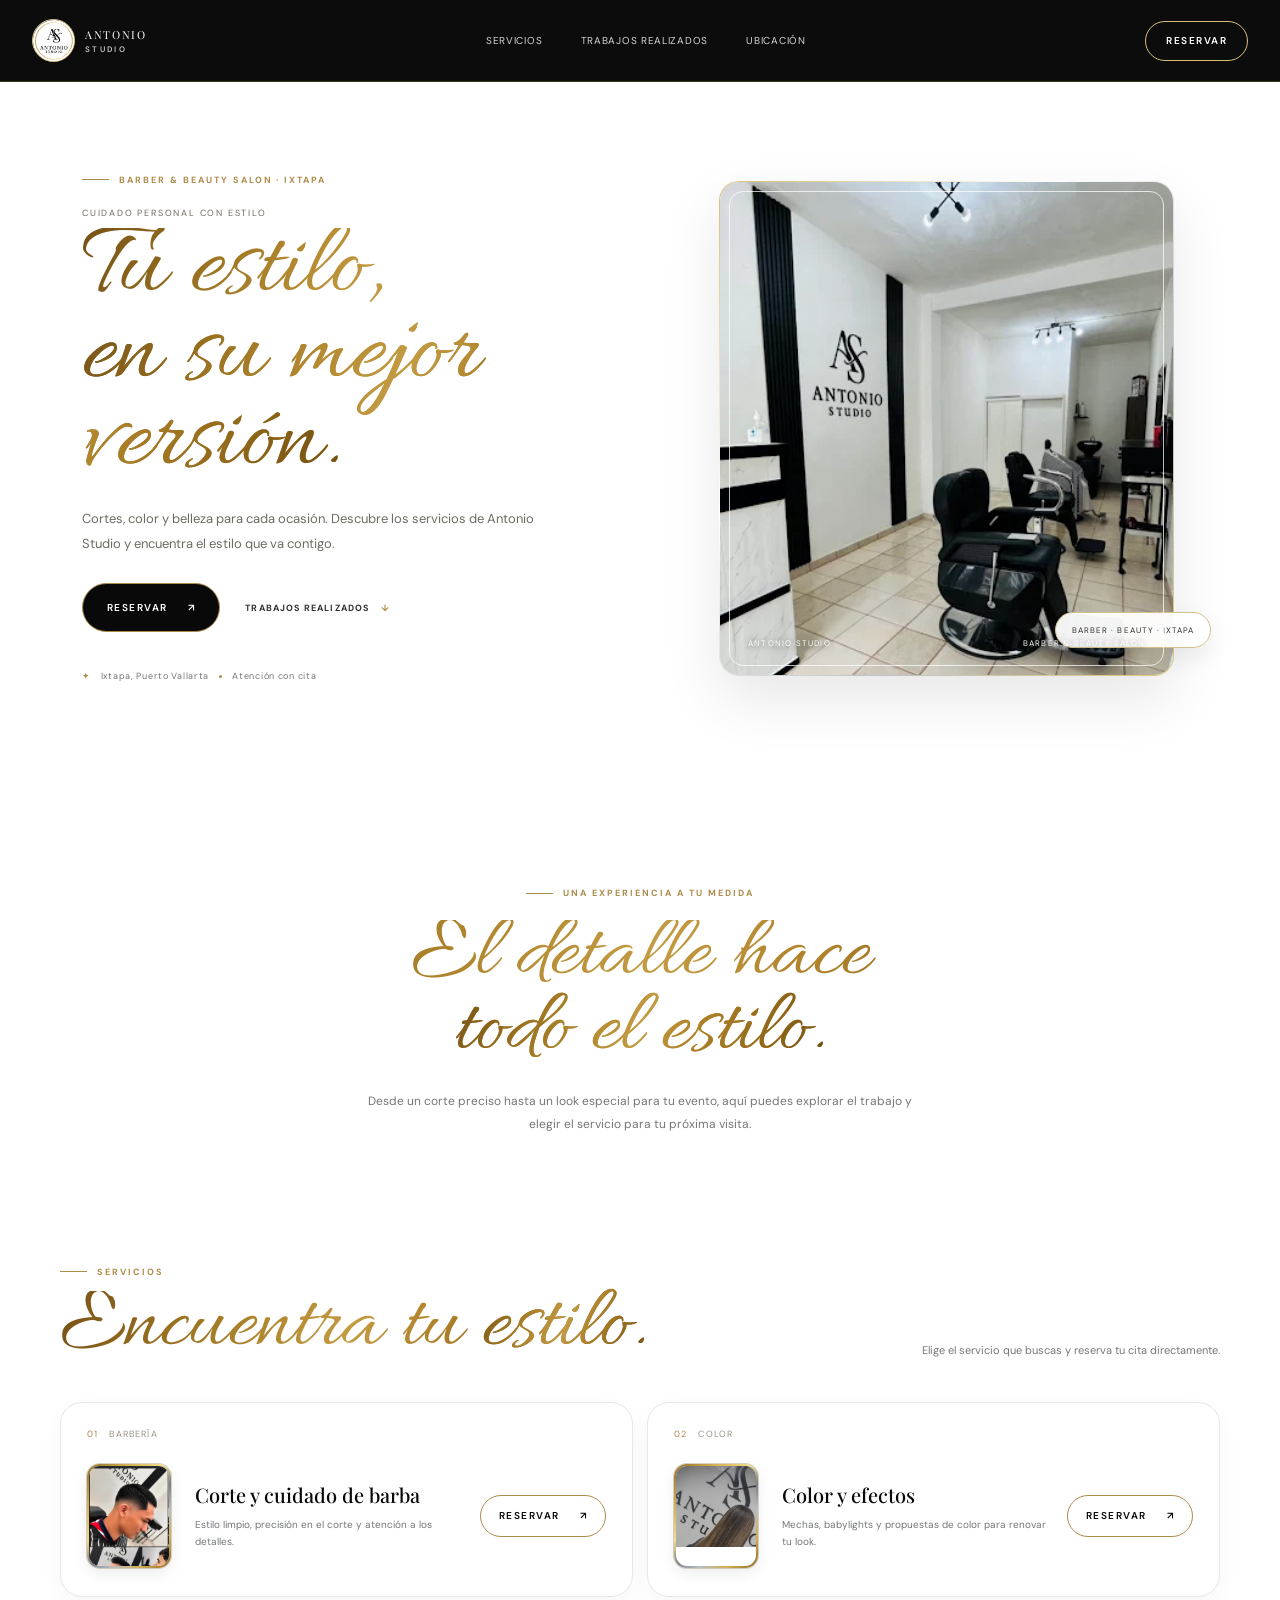
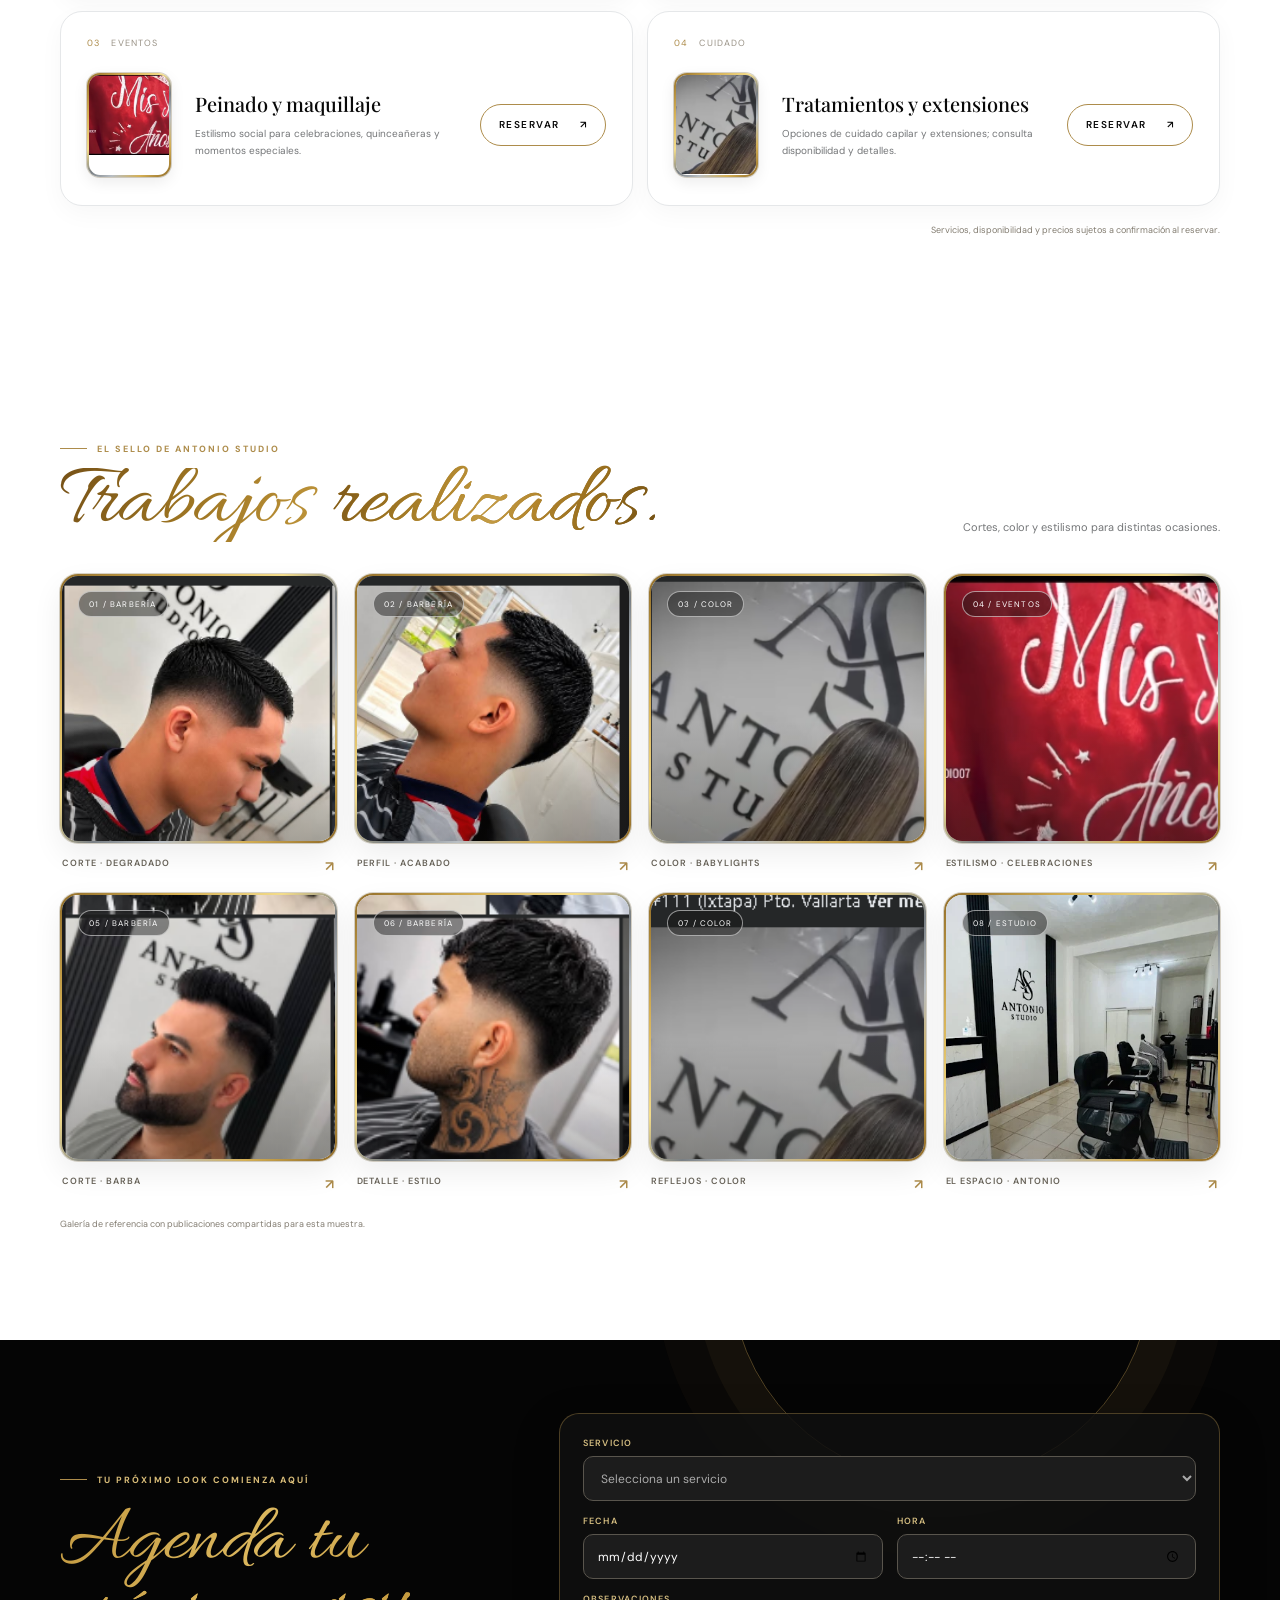
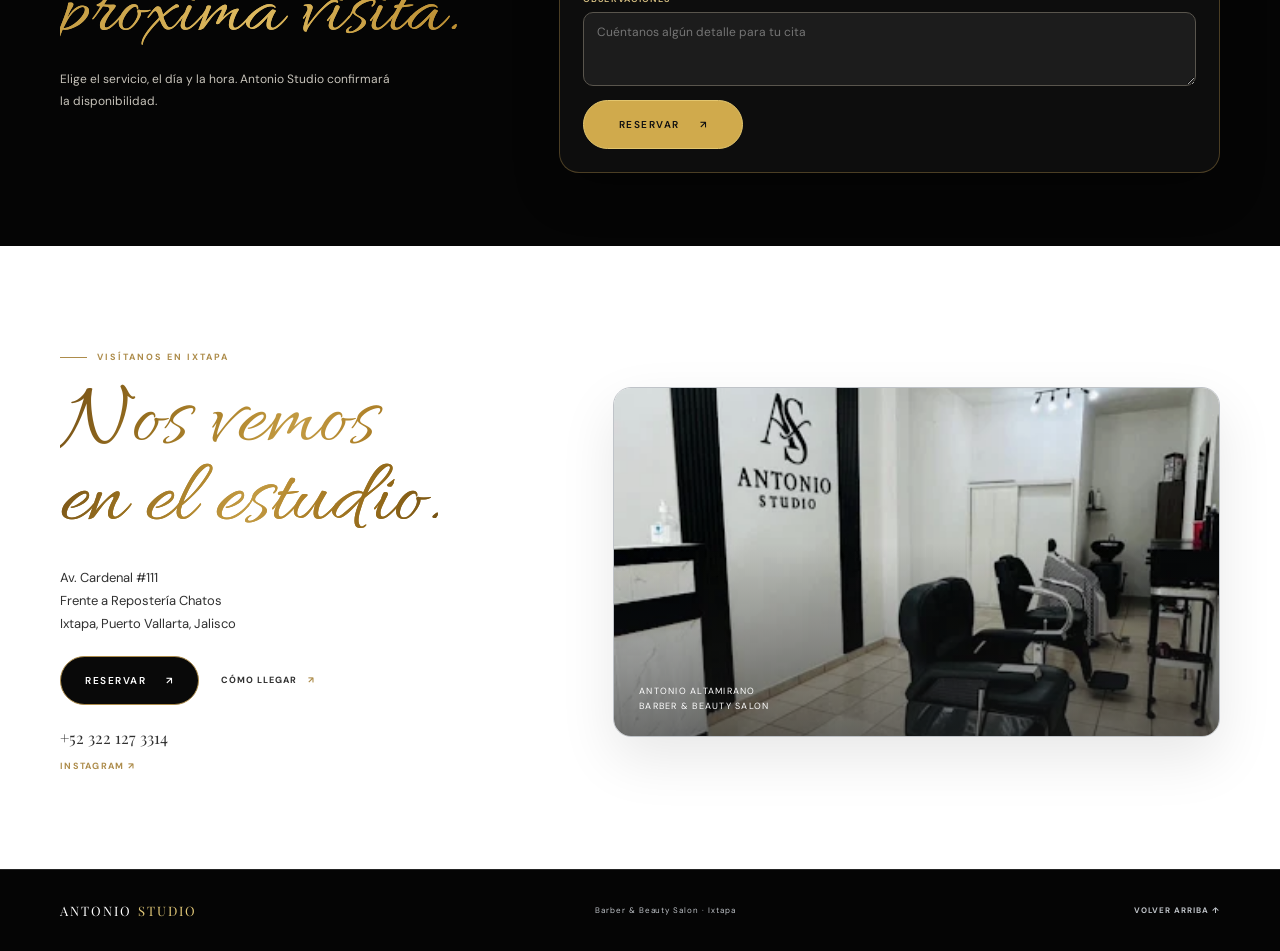
<file: index.html>
<!doctype html>
<html lang="es-MX">
<head>
  <meta charset="utf-8">
  <meta name="viewport" content="width=device-width, initial-scale=1">
  <meta name="theme-color" content="#ffffff">
  <meta name="description" content="Antonio Altamirano · Barber & Beauty Salon en Ixtapa, Puerto Vallarta. Conoce sus servicios y reserva tu cita.">
  <link rel="manifest" href="manifest.webmanifest">
  <link rel="icon" type="image/png" sizes="192x192" href="images/icon-192.png">
  <link rel="apple-touch-icon" href="images/icon-192.png">
  <title>Antonio Altamirano | Barber & Beauty Salon</title>
  <link rel="preconnect" href="https://fonts.googleapis.com">
  <link rel="preconnect" href="https://fonts.gstatic.com" crossorigin>
  <link href="https://fonts.googleapis.com/css2?family=Allura&family=DM+Sans:wght@400;500;600;700&family=Playfair+Display:wght@500;600&display=swap" rel="stylesheet">
  <link rel="stylesheet" href="css/styles.css">
</head>
<body>
  <header class="site-header">
    <a class="header-brand" href="#inicio" aria-label="Antonio Altamirano, inicio">
      <span class="brand-photo"><img src="images/logo-perfil-origen.png" alt=""></span>
      <span class="brand-name">ANTONIO <b>STUDIO</b></span>
    </a>
    <nav class="main-nav" aria-label="Navegación principal">
      <a href="#servicios">Servicios</a>
      <a href="#trabajos">Trabajos realizados</a>
      <a href="#contacto">Ubicación</a>
    </nav>
    <a class="button button-small reserve-trigger" href="#reservar">RESERVAR</a>
  </header>

  <main>
    <section class="hero" id="inicio">
      <div class="hero-copy reveal">
        <p class="eyebrow"><span></span> BARBER & BEAUTY SALON · IXTAPA</p>
        <p class="hero-kicker">CUIDADO PERSONAL CON ESTILO</p>
        <h1>Tu estilo,<br><em>en su mejor versión.</em></h1>
        <p class="hero-description">Cortes, color y belleza para cada ocasión. Descubre los servicios de Antonio Studio y encuentra el estilo que va contigo.</p>
        <div class="hero-actions">
          <a class="button reserve-trigger" href="#reservar">RESERVAR <span aria-hidden="true">↗</span></a>
          <a class="text-link" href="#trabajos">TRABAJOS REALIZADOS <span aria-hidden="true">↓</span></a>
        </div>
        <div class="hero-meta"><span>✦</span> Ixtapa, Puerto Vallarta <i></i> Atención con cita</div>
      </div>
      <div class="hero-visual reveal">
        <div class="hero-frame">
          <img src="images/interior-salon.png" alt="Interior de Antonio Studio en Ixtapa" fetchpriority="high">
          <div class="image-caption"><span>ANTONIO STUDIO</span><span>BARBER & BEAUTY SALON</span></div>
        </div>
        <span class="floating-seal">BARBER · BEAUTY · IXTAPA</span>
      </div>
    </section>

    <section class="intro section-shell reveal">
      <p class="eyebrow"><span></span> UNA EXPERIENCIA A TU MEDIDA</p>
      <h2>El detalle hace<br><em>todo el estilo.</em></h2>
      <p>Desde un corte preciso hasta un look especial para tu evento, aquí puedes explorar el trabajo y elegir el servicio para tu próxima visita.</p>
    </section>

    <section class="services section-shell" id="servicios">
      <div class="section-heading reveal">
        <div><p class="eyebrow"><span></span> SERVICIOS</p><h2>Encuentra tu <em>estilo.</em></h2></div>
        <p>Elige el servicio que buscas y reserva tu cita directamente.</p>
      </div>
      <div class="services-list">
        <article class="service-card reveal" style="--card-index:0; --card-top:78px">
          <div class="service-number">01 <span>BARBERÍA</span></div>
          <div class="service-photo crop-cuts"><img src="images/referencia-cortes.png" alt="Corte degradado de barbería" loading="lazy"></div>
          <div class="service-copy"><h3>Corte y cuidado de barba</h3><p>Estilo limpio, precisión en el corte y atención a los detalles.</p></div>
          <a class="button button-outline reserve-trigger" data-service="Corte y cuidado de barba" href="#reservar">RESERVAR <span aria-hidden="true">↗</span></a>
        </article>
        <article class="service-card reveal" style="--card-index:1; --card-top:90px">
          <div class="service-number">02 <span>COLOR</span></div>
          <div class="service-photo crop-color"><img src="images/referencia-color.png" alt="Cabello con color y babylights" loading="lazy"></div>
          <div class="service-copy"><h3>Color y efectos</h3><p>Mechas, babylights y propuestas de color para renovar tu look.</p></div>
          <a class="button button-outline reserve-trigger" data-service="Color y efectos (tinte, mechas o babylights)" href="#reservar">RESERVAR <span aria-hidden="true">↗</span></a>
        </article>
        <article class="service-card reveal" style="--card-index:2; --card-top:102px">
          <div class="service-number">03 <span>EVENTOS</span></div>
          <div class="service-photo crop-event"><img src="images/referencia-eventos.png" alt="Estilismo para celebración" loading="lazy"></div>
          <div class="service-copy"><h3>Peinado y maquillaje</h3><p>Estilismo social para celebraciones, quinceañeras y momentos especiales.</p></div>
          <a class="button button-outline reserve-trigger" data-service="Peinado y maquillaje para evento" href="#reservar">RESERVAR <span aria-hidden="true">↗</span></a>
        </article>
        <article class="service-card reveal" style="--card-index:3; --card-top:114px">
          <div class="service-number">04 <span>CUIDADO</span></div>
          <div class="service-photo crop-care"><img src="images/referencia-color.png" alt="Detalle de cabello para cuidado y extensiones" loading="lazy"></div>
          <div class="service-copy"><h3>Tratamientos y extensiones</h3><p>Opciones de cuidado capilar y extensiones; consulta disponibilidad y detalles.</p></div>
          <a class="button button-outline reserve-trigger" data-service="Tratamientos y extensiones" href="#reservar">RESERVAR <span aria-hidden="true">↗</span></a>
        </article>
      </div>
      <p class="price-note">Servicios, disponibilidad y precios sujetos a confirmación al reservar.</p>
    </section>

    <section class="work-section" id="trabajos">
      <div class="section-shell">
        <div class="section-heading work-heading reveal">
          <div><p class="eyebrow"><span></span> EL SELLO DE ANTONIO STUDIO</p><h2>Trabajos <em>realizados.</em></h2></div>
          <p>Cortes, color y estilismo para distintas ocasiones.</p>
        </div>
        <div class="work-grid">
          <article class="work-card reveal">
            <div class="work-image crop-cuts"><img src="images/referencia-cortes.png" alt="Corte degradado realizado en Antonio Studio" loading="lazy"><span class="work-index">01 / BARBERÍA</span></div>
            <div class="work-caption"><span>CORTE · DEGRADADO</span><span>↗</span></div>
          </article>
          <article class="work-card reveal">
            <div class="work-image crop-cuts-right"><img src="images/referencia-cortes.png" alt="Perfil de corte y acabado de barbería" loading="lazy"><span class="work-index">02 / BARBERÍA</span></div>
            <div class="work-caption"><span>PERFIL · ACABADO</span><span>↗</span></div>
          </article>
          <article class="work-card reveal">
            <div class="work-image crop-color"><img src="images/referencia-color.png" alt="Trabajo de color y babylights" loading="lazy"><span class="work-index">03 / COLOR</span></div>
            <div class="work-caption"><span>COLOR · BABYLIGHTS</span><span>↗</span></div>
          </article>
          <article class="work-card reveal">
            <div class="work-image crop-event"><img src="images/referencia-eventos.png" alt="Detalle de estilismo para quinceañera" loading="lazy"><span class="work-index">04 / EVENTOS</span></div>
            <div class="work-caption"><span>ESTILISMO · CELEBRACIONES</span><span>↗</span></div>
          </article>
          <article class="work-card reveal">
            <div class="work-image crop-cut-beard"><img src="images/referencia-cortes.png" alt="Corte de cabello con barba perfilada" loading="lazy"><span class="work-index">05 / BARBERÍA</span></div>
            <div class="work-caption"><span>CORTE · BARBA</span><span>↗</span></div>
          </article>
          <article class="work-card reveal">
            <div class="work-image crop-cut-side"><img src="images/referencia-cortes.png" alt="Detalle lateral de corte masculino" loading="lazy"><span class="work-index">06 / BARBERÍA</span></div>
            <div class="work-caption"><span>DETALLE · ESTILO</span><span>↗</span></div>
          </article>
          <article class="work-card reveal">
            <div class="work-image crop-color-detail"><img src="images/referencia-color.png" alt="Detalle de color y reflejos en el cabello" loading="lazy"><span class="work-index">07 / COLOR</span></div>
            <div class="work-caption"><span>REFLEJOS · COLOR</span><span>↗</span></div>
          </article>
          <article class="work-card reveal">
            <div class="work-image crop-studio"><img src="images/interior-salon.png" alt="Interior de Antonio Studio" loading="lazy"><span class="work-index">08 / ESTUDIO</span></div>
            <div class="work-caption"><span>EL ESPACIO · ANTONIO</span><span>↗</span></div>
          </article>
        </div>
        <p class="gallery-note">Galería de referencia con publicaciones compartidas para esta muestra.</p>
      </div>
    </section>

    <section class="booking-band" id="reservar">
      <div class="booking-inner section-shell reveal">
        <div class="booking-copy"><p class="eyebrow"><span></span> TU PRÓXIMO LOOK COMIENZA AQUÍ</p><h2>Agenda tu<br><em>próxima visita.</em></h2><p>Elige el servicio, el día y la hora. Antonio Studio confirmará la disponibilidad.</p></div>
        <form class="reservation-form" id="reservation-form">
          <label class="booking-field booking-service">Servicio
            <select name="service" id="reservation-service" required>
              <option value="" selected disabled>Selecciona un servicio</option>
              <option>Corte y cuidado de barba</option>
              <option>Color y efectos (tinte, mechas o babylights)</option>
              <option>Peinado y maquillaje para evento</option>
              <option>Tratamientos y extensiones</option>
              <option>Otro servicio</option>
            </select>
          </label>
          <label class="booking-field">Fecha
            <input type="date" name="date" id="reservation-date" required>
          </label>
          <label class="booking-field">Hora
            <input type="time" name="time" required>
          </label>
          <label class="booking-field booking-notes">Observaciones
            <textarea name="observations" rows="3" placeholder="Cuéntanos algún detalle para tu cita"></textarea>
          </label>
          <button class="button reservation-submit" type="submit">RESERVAR <span aria-hidden="true">↗</span></button>
        </form>
      </div>
    </section>

    <section class="contact section-shell" id="contacto">
      <div class="contact-copy reveal">
        <p class="eyebrow"><span></span> VISÍTANOS EN IXTAPA</p>
        <h2>Nos vemos<br><em>en el estudio.</em></h2>
        <p class="contact-address">Av. Cardenal #111<br>Frente a Repostería Chatos<br>Ixtapa, Puerto Vallarta, Jalisco</p>
        <div class="contact-actions">
          <a class="button reserve-trigger" href="#reservar">RESERVAR <span aria-hidden="true">↗</span></a>
          <a class="text-link" target="_blank" rel="noopener" href="https://www.google.com/maps/search/?api=1&query=Av.+Cardenal+111+Ixtapa+Puerto+Vallarta+Jalisco">CÓMO LLEGAR <span aria-hidden="true">↗</span></a>
        </div>
        <a class="phone-link" href="tel:+523221273314">+52 322 127 3314</a>
        <a class="social-link" href="https://www.instagram.com/antoniostudio007/" target="_blank" rel="noopener">INSTAGRAM <span aria-hidden="true">↗</span></a>
      </div>
      <div class="contact-image reveal"><img src="images/interior-salon.png" alt="Área de atención de Antonio Studio" loading="lazy"><span>ANTONIO ALTAMIRANO<br>BARBER & BEAUTY SALON</span></div>
    </section>
  </main>

  <footer class="site-footer"><a class="footer-brand" href="#inicio">ANTONIO <span>STUDIO</span></a><span>Barber & Beauty Salon · Ixtapa</span><a href="#inicio">VOLVER ARRIBA ↑</a></footer>
  <div class="mobile-reserve"><a class="button reserve-trigger" href="#reservar">RESERVAR <span aria-hidden="true">↗</span></a></div>
  <div class="dialog-toast" role="status" aria-live="polite"></div>
  <script src="js/supabase-config.js"></script>
  <script src="js/app.js" defer></script>
</body>
</html>
</file>
<file: css/styles.css>
:root {
  --pearl: #ffffff;
  --pearl-light: #ffffff;
  --pearl-deep: #ffffff;
  --ink: #090909;
  --ink-soft: #303030;
  --muted: #747678;
  --gold: #ad8c4b;
  --gold-light: #d9bd79;
  --gold-bright: #e2c878;
  --silver: #bfc3c8;
  --silver-bright: #f4f5f6;
  --gold-title: linear-gradient(110deg, #765117 0%, #987020 20%, #b58b32 38%, #c39b43 50%, #b1842c 62%, #906719 82%, #6d4c14 100%);
  --line: #e4e6e8;
  --serif: "Playfair Display", Georgia, serif;
  --sans: "DM Sans", Arial, sans-serif;
  --radius: 22px;
  color-scheme: light;
}
* { box-sizing: border-box; }
html { scroll-behavior: smooth; scroll-padding-top: 92px; }
body { margin: 0; color: var(--ink); background: var(--pearl); font-family: var(--sans); -webkit-font-smoothing: antialiased; }
a { color: inherit; text-decoration: none; }
img { display: block; max-width: 100%; }
.section-shell { width: min(1160px, calc(100% - 64px)); margin-inline: auto; }
.site-header { min-height: 82px; padding: 0 max(32px, calc((100vw - 1280px)/2)); display: flex; align-items: center; justify-content: space-between; gap: 24px; position: sticky; top: 0; z-index: 50; color: #fff; background: rgba(5,5,5,.97); backdrop-filter: blur(18px); border-bottom: 1px solid #b99a584a; }
.header-brand { display: flex; align-items: center; gap: 10px; }
.brand-photo { width: 43px; height: 43px; display: block; position: relative; overflow: hidden; flex: 0 0 43px; border: 1px solid var(--gold-light); border-radius: 50%; background: #fff; }
.brand-photo img { position: absolute; top: -227%; left: -80.5%; width: 676%; max-width: none; height: auto; }
.brand-name { display: grid; gap: 2px; color: #fff; font: 11px var(--serif); letter-spacing: .15em; }
.brand-name b { color: var(--silver); font: 600 8px var(--sans); letter-spacing: .29em; }
.main-nav { display: flex; align-items: center; gap: clamp(18px, 3vw, 43px); color: #d5d6d7; font-size: 10px; letter-spacing: .07em; text-transform: uppercase; }
.main-nav a, .text-link, .social-link, .site-footer a { transition: color .2s ease; }
.main-nav a:hover, .text-link:hover, .social-link:hover, .site-footer a:hover { color: var(--gold); }
.button { min-height: 49px; padding: 0 24px; display: inline-flex; align-items: center; justify-content: center; gap: 20px; border: 1px solid var(--gold); border-radius: 999px; background: var(--ink); color: var(--pearl-light); font: 600 10px var(--sans); letter-spacing: .15em; transition: transform .25s ease, background .25s ease, color .25s ease, box-shadow .25s ease; cursor: pointer; }
.button:hover { transform: translateY(-2px); background: var(--gold); color: white; box-shadow: 0 10px 25px #ae8d4933; }
.button-small { min-height: 40px; padding-inline: 20px; background: transparent; color: var(--ink); }
.site-header .button-small { color: #fff; border-color: var(--gold-light); }
.button-small:hover { color: white; }
.button-outline { min-height: 42px; padding-inline: 18px; background: transparent; color: var(--ink); }
.button-outline:hover { color: white; }
.button-light { color: var(--ink); background: var(--pearl-light); border-color: var(--pearl-light); }
.button-light:hover { color: white; background: transparent; }
.hero { min-height: 690px; width: min(1440px, 100%); margin: auto; padding: 77px max(6.4%, calc((100vw - 1160px)/2)) 75px; display: grid; grid-template-columns: 1fr .94fr; align-items: center; gap: 7%; position: relative; overflow: hidden; background: #ffffff; }
.hero-copy, .hero-visual { position: relative; z-index: 1; }
.eyebrow { display: flex; align-items: center; gap: 10px; margin: 0 0 21px; color: var(--gold); font-size: 9px; font-weight: 700; letter-spacing: .22em; }
.eyebrow span { width: 27px; height: 1px; background: var(--gold); }
.hero-kicker { margin: 0 0 9px; color: #706a60; font-size: 9px; letter-spacing: .2em; }
h1, h2, h3, p { margin-top: 0; }
.hero h1 { margin: 0; font: 400 clamp(78px, 9vw, 108px)/.8 "Allura", "Brush Script MT", cursive; letter-spacing: 0; }
h1, h2 { color: transparent; background: var(--gold-title); background-clip: text; -webkit-background-clip: text; -webkit-text-fill-color: transparent; font-family: "Allura", "Brush Script MT", cursive !important; font-style: normal; font-weight: 400 !important; letter-spacing: 0 !important; }
h1 em, h2 em { color: transparent; background: inherit; background-clip: text; -webkit-background-clip: text; -webkit-text-fill-color: transparent; font-style: normal; font-weight: 400; }
.hero-description { max-width: 455px; margin: 20px 0 27px; color: #6e6b64; font-size: 13px; line-height: 1.9; }
.hero-actions { display: flex; align-items: center; gap: 25px; flex-wrap: wrap; }
.text-link { color: var(--ink-soft); font-size: 9px; font-weight: 700; letter-spacing: .12em; }
.text-link span { margin-left: 8px; color: var(--gold); }
.hero-meta { display: flex; align-items: center; gap: 10px; margin-top: 38px; color: var(--muted); font-size: 9px; letter-spacing: .08em; }
.hero-meta span { color: var(--gold); }
.hero-meta i { width: 3px; height: 3px; border-radius: 50%; background: var(--gold); }
.hero-visual { min-height: 495px; display: grid; place-items: center; position: relative; }
.hero-frame { width: min(100%, 455px); height: 495px; position: relative; overflow: hidden; border: 1px solid transparent; border-radius: 20px; background: linear-gradient(#fff,#fff) padding-box, linear-gradient(135deg, var(--gold-light), #fff 35%, var(--silver) 68%, var(--gold-bright)) border-box; box-shadow: 0 24px 58px #09090918; }
.hero-frame:before { content: ""; position: absolute; inset: 9px; z-index: 1; border: 1px solid #ffffffb8; border-radius: 14px; pointer-events: none; }
.hero-frame img { width: 100%; height: 100%; object-fit: cover; object-position: 35% center; filter: saturate(.9) contrast(1.02); }
.image-caption { position: absolute; left: 28px; right: 28px; bottom: 27px; z-index: 2; display: flex; justify-content: space-between; color: white; text-shadow: 0 1px 7px #0009; font-size: 8px; letter-spacing: .15em; }
.floating-seal { position: absolute; right: -13px; bottom: 28px; padding: 12px 16px; border: 1px solid #d5c08d; border-radius: 999px; background: rgba(255,255,255,.95); color: var(--ink-soft); text-align: center; font: 8px var(--sans); letter-spacing: .13em; box-shadow: 0 9px 24px #17171614; }
.intro { padding-block: 115px 110px; text-align: center; background: #fff; }
.intro .eyebrow { justify-content: center; }
.intro h2, .section-heading h2, .contact h2, .booking-inner h2 { margin: 0; font: 400 clamp(72px, 7.2vw, 90px)/.83 "Allura", "Brush Script MT", cursive; letter-spacing: 0; }
.intro > p:last-child { max-width: 570px; margin: 21px auto 0; color: var(--muted); font-size: 12px; line-height: 1.9; }
.services { padding-block: 20px 113px; }
.section-heading { display: flex; align-items: end; justify-content: space-between; gap: 30px; margin-bottom: 36px; }
.section-heading .eyebrow { margin-bottom: 13px; }
.section-heading > p { max-width: 325px; margin: 0 0 5px; color: var(--muted); font-size: 11px; line-height: 1.8; }
.services-list { display: grid; grid-template-columns: repeat(2, 1fr); gap: 14px; }
.service-card { min-height: 195px; padding: 25px 26px; display: grid; grid-template-columns: 88px 1fr auto; align-items: center; gap: 15px 20px; position: relative; overflow: hidden; border: 1px solid #e5e7e9; border-radius: var(--radius); background: #ffffff; box-shadow: 0 8px 25px #09090909; transition: border-color .25s ease, transform .25s ease, box-shadow .25s ease; }
.service-card:hover { transform: translateY(-3px); border-color: var(--gold-light); box-shadow: 0 18px 34px #17171610; }
.service-number { grid-column: 1 / -1; align-self: start; display: flex; gap: 11px; color: var(--gold); font-size: 9px; letter-spacing: .13em; }
.service-number span { color: #999286; }
.service-photo { grid-row: 2; width: 84px; height: 104px; position: relative; overflow: hidden; border: 2px solid transparent; border-radius: 13px; background: linear-gradient(#fff,#fff) padding-box, linear-gradient(135deg, #916d29 0%, #d4af54 22%, #f3dc8b 41%, #797f84 55%, #b8bec3 68%, #d4af54 83%, #8d6826 100%) border-box; box-shadow: 0 0 0 1px #5c45183b, 0 5px 15px #09090914; }
.service-photo img { position: absolute; max-width: none; height: auto; }
.service-photo.cover img { width: 100%; height: 100%; object-fit: cover; object-position: center; left: 0; top: 0; }
.service-photo.crop-cuts img { width: 200%; left: 0; top: -57%; }
.service-photo.crop-color img { width: 180%; left: -40%; top: -48%; }
.service-photo.crop-event img { width: 174%; left: -37%; top: -42%; }
.service-photo.crop-care img { width: 220%; left: -58%; top: -58%; }
.service-copy { grid-row: 2; }
.service-copy h3 { margin: 0 0 8px; font: 500 20px var(--serif); }
.service-copy p { max-width: 310px; margin: 0; color: var(--muted); font-size: 10px; line-height: 1.75; }
.service-card .button { grid-row: 2; grid-column: 3; }
.price-note { margin: 18px 0 0; color: #827c70; text-align: right; font-size: 9px; }
.work-section { padding-block: 94px 110px; background: #ffffff; }
.work-heading { margin-bottom: 32px; }
.work-grid { display: grid; grid-template-columns: repeat(4, 1fr); gap: 18px; }
.work-card { min-width: 0; }
.work-image { aspect-ratio: 1.03 / 1; position: relative; overflow: hidden; border: 2px solid transparent; border-radius: 18px; background: linear-gradient(#fff,#fff) padding-box, linear-gradient(135deg, #916d29 0%, #d4af54 22%, #f3dc8b 41%, #797f84 55%, #b8bec3 68%, #d4af54 83%, #8d6826 100%) border-box; box-shadow: 0 0 0 1px #5c45183b, 0 12px 30px #09090912; }
.work-image:after { content: ""; position: absolute; inset: 0; background: linear-gradient(180deg, transparent 55%, #1413114d); pointer-events: none; }
.work-image img { position: absolute; max-width: none; height: auto; }
.work-image.cover img { width: 100%; height: 100%; object-fit: cover; object-position: center; }
.crop-cuts img { width: 200%; left: 0; top: -73%; }
.crop-cuts-right img { width: 200%; left: -100%; top: -73%; }
.crop-cut-beard img { width: 300%; left: 0; top: -258%; }
.crop-cut-side img { width: 300%; left: -100%; top: -258%; }
.crop-color img { width: 180%; left: -40%; top: -58%; }
.crop-event img { width: 174%; left: -37%; top: -53%; }
.crop-color-detail img { width: 220%; left: -58%; top: -61%; }
.crop-studio img { width: 100%; height: 100%; object-fit: cover; object-position: center; }
.work-index { position: absolute; z-index: 2; top: 15px; left: 16px; padding: 7px 10px; border: 1px solid #fff8; border-radius: 999px; background: #17171675; color: white; font-size: 8px; letter-spacing: .15em; }
.work-caption { padding: 14px 2px 0; display: flex; justify-content: space-between; color: #69645a; font-size: 9px; font-weight: 600; letter-spacing: .11em; }
.work-caption span:last-child { color: var(--gold); font-size: 14px; }
.gallery-note { margin: 25px 0 0; color: #837d72; font-size: 9px; }
.booking-band { position: relative; overflow: hidden; padding-block: 73px; background: #050505; color: var(--pearl-light); }
.booking-band:after { content: ""; position: absolute; width: 420px; height: 420px; right: 10%; top: -280px; border: 1px solid #ae8d4975; border-radius: 50%; box-shadow: 0 0 0 35px #ae8d4910, 0 0 0 75px #ae8d4908; }
.booking-inner { display: grid; grid-template-columns: .78fr 1.22fr; align-items: center; gap: clamp(28px, 6vw, 78px); position: relative; z-index: 1; }
.booking-inner .eyebrow { color: var(--gold-light); }
.booking-inner h2 { font-size: clamp(62px, 7vw, 82px); }
.booking-inner h2 { background: linear-gradient(110deg, #c49b42, #ddb95f 48%, #b98b2f); background-clip: text; -webkit-background-clip: text; -webkit-text-fill-color: transparent; }
.booking-copy > p:last-child { max-width: 330px; margin: 18px 0 0; color: #c7c3ba; font-size: 12px; line-height: 1.8; }
.reservation-form { display: grid; grid-template-columns: 1fr 1fr; gap: 14px; padding: 23px; border: 1px solid #a9874666; border-radius: 20px; background: #101010dc; box-shadow: 0 18px 45px #0005; }
.booking-field { min-width: 0; display: grid; gap: 7px; color: #d4bd80; font-size: 9px; font-weight: 600; letter-spacing: .12em; text-transform: uppercase; }
.booking-service, .booking-notes { grid-column: 1 / -1; }
.booking-field input, .booking-field select, .booking-field textarea { width: 100%; min-height: 45px; padding: 11px 13px; border: 1px solid #59554d; border-radius: 10px; outline: none; background: #1c1c1c; color: #fff; font: 12px var(--sans); letter-spacing: normal; text-transform: none; }
.booking-field input:focus, .booking-field select:focus, .booking-field textarea:focus { border-color: var(--gold-light); box-shadow: 0 0 0 2px #d9bd7933; }
.booking-field select:invalid { color: #aaa; }
.booking-field textarea { min-height: 74px; resize: vertical; }
.reservation-submit { grid-column: 1 / -1; justify-self: start; min-width: 160px; background: #d0aa4c; border-color: #e3c66e; color: #101010; }
.reservation-submit:hover { background: #e1bd63; color: #090909; }
.contact { padding-block: 105px 95px; display: grid; grid-template-columns: .85fr 1.15fr; align-items: center; gap: 9%; }
.contact-copy > p:not(.eyebrow) { color: var(--muted); font-size: 11px; line-height: 1.8; }
.contact-address { margin: 23px 0 20px; color: var(--ink-soft) !important; font-size: 13px !important; line-height: 1.8; }
.contact-actions { display: flex; gap: 22px; align-items: center; flex-wrap: wrap; }
.phone-link { display: block; width: fit-content; margin-top: 22px; color: var(--ink-soft); font: 16px var(--serif); }
.social-link { display: inline-block; margin-top: 12px; color: var(--gold); font-size: 9px; font-weight: 700; letter-spacing: .14em; }
.contact-image { height: 350px; position: relative; overflow: hidden; border: 1px solid var(--silver); border-radius: 18px; outline: 1px solid #d7bb73aa; outline-offset: -5px; box-shadow: 0 22px 55px #09090918; }
.contact-image img { width: 100%; height: 100%; object-fit: cover; object-position: center 58%; filter: saturate(.76); }
.contact-image:after { content: ""; position: absolute; inset: 0; background: linear-gradient(0deg,#1717168c,transparent 55%); }
.contact-image span { position: absolute; left: 25px; bottom: 22px; z-index: 1; color: white; font-size: 9px; line-height: 1.7; letter-spacing: .14em; }
.contact h2, .booking-inner h2 { font-family: "Allura", "Brush Script MT", cursive; font-weight: 400; line-height: .88; letter-spacing: 0; }
.site-footer { min-height: 82px; padding: 20px max(32px, calc((100vw - 1160px)/2)); display: flex; align-items: center; justify-content: space-between; gap: 20px; border-top: 1px solid #242424; background: #050505; color: #bfc3c8; font-size: 8px; letter-spacing: .12em; }
.footer-brand { color: #fff; font: 13px var(--serif); letter-spacing: .16em; }
.footer-brand span { color: var(--gold-bright); }
.site-footer a:last-child { font-weight: 700; }
.mobile-reserve { display: none; }
.dialog-toast { position: fixed; z-index: 100; left: 50%; bottom: 28px; transform: translate(-50%, 18px); opacity: 0; padding: 13px 19px; border: 1px solid var(--gold); border-radius: 999px; background: var(--ink); color: white; font-size: 11px; pointer-events: none; transition: opacity .25s ease, transform .25s ease; }
.dialog-toast.show { opacity: 1; transform: translate(-50%, 0); }
.reveal { opacity: 0; transform: translateY(18px); transition: opacity .65s ease, transform .65s ease; }
.reveal.visible { opacity: 1; transform: translateY(0); }
@media (max-width: 900px) {
  .site-header { padding-inline: 24px; }
  .hero { gap: 4%; padding-inline: 5%; }
  .hero-visual { min-height: 420px; }
  .hero-frame { height: 420px; }
  .gold-orbit { display: none; }
  .service-card { padding: 22px 20px; grid-template-columns: 76px 1fr; }
  .service-card .button { grid-row: 3; grid-column: 2; justify-self: start; }
  .service-photo { grid-row: 2 / 4; align-self: start; width: 72px; height: 92px; }
  .work-grid { grid-template-columns: repeat(3, 1fr); gap: 15px; }
}
@media (max-width: 650px) {
  html { scroll-padding-top: 76px; }
  body { padding-bottom: 70px; }
  .section-shell { width: calc(100% - 36px); }
  .site-header { min-height: 67px; padding-inline: 18px; }
  .brand-photo { width: 38px; height: 38px; flex-basis: 38px; }
  .brand-photo img { top: -227%; left: -80.5%; width: 676%; }
  .brand-name { font-size: 10px; }
  .main-nav { display: none; }
  .button-small { min-height: 37px; padding-inline: 15px; font-size: 8px; }
  .hero { min-height: unset; padding: 39px 18px 46px; grid-template-columns: 1fr; gap: 29px; }
  .hero-copy { order: 1; }
  .hero-visual { order: 2; min-height: 355px; }
  .hero h1 { font-size: clamp(72px, 17vw, 91px); }
  .hero-description { max-width: 390px; font-size: 12px; }
  .hero-actions { gap: 17px; }
  .hero-meta { margin-top: 25px; font-size: 8px; }
  .hero-frame { width: 100%; max-width: 440px; height: min(111vw, 390px); min-height: 305px; border-radius: 18px; }
  .floating-seal { right: -5px; bottom: 17px; padding: 10px 13px; font-size: 7px; }
  .intro { padding-block: 75px 72px; }
  .intro h2, .section-heading h2 { font-size: clamp(62px, 15vw, 78px); }
  .contact h2, .booking-inner h2 { font-size: clamp(67px, 17vw, 82px); }
  .intro > p:last-child { font-size: 11px; }
  .services { padding-block: 16px 78px; }
  .section-heading { display: block; margin-bottom: 26px; }
  .section-heading > p { margin-top: 13px; }
  .services-list { display: block; }
  .service-card {
    min-height: 192px;
    position: sticky;
    top: var(--card-top, 78px);
    z-index: 10;
    margin-bottom: 14px;
    padding: 20px 18px;
    grid-template-columns: 76px 1fr;
    gap: 12px 14px;
    border-radius: 19px;
    box-shadow: 0 13px 28px #17171618;
  }
  .service-card:hover { transform: none; }
  .service-number { margin-bottom: 2px; }
  .service-photo { width: 64px; height: 82px; }
  .service-copy { grid-row: 2; }
  .service-copy h3 { font-size: 18px; }
  .service-copy p { font-size: 10px; }
  .service-card .button { grid-row: 3; grid-column: 2; min-height: 38px; }
  .price-note { text-align: left; font-size: 8px; }
  .work-section { padding-block: 72px 76px; }
  .work-grid { grid-template-columns: 1fr 1fr; gap: 19px 12px; }
  .work-image { border-radius: 15px; }
  .work-index { top: 9px; left: 9px; padding: 6px 8px; font-size: 7px; }
  .work-caption { font-size: 7px; letter-spacing: .07em; }
  .gallery-note { font-size: 8px; line-height: 1.6; }
  .booking-band { padding-block: 57px; }
  .booking-inner { grid-template-columns: 1fr; gap: 25px; }
  .booking-inner h2 { font-size: clamp(58px, 15vw, 72px); }
  .reservation-form { padding: 18px; gap: 12px; }
  .reservation-submit { width: 100%; }
  .contact { padding-block: 76px; grid-template-columns: 1fr; gap: 32px; }
  .contact-image { height: 260px; }
  .site-footer { padding: 22px 18px 12px; flex-wrap: wrap; }
  .site-footer span { order: 3; flex-basis: 100%; }
  .mobile-reserve { position: fixed; z-index: 60; left: 12px; right: 12px; bottom: 10px; display: block; padding: 7px; border: 1px solid #d6c7a4; border-radius: 999px; background: rgba(255,255,255,.96); box-shadow: 0 7px 25px #17171622; backdrop-filter: blur(14px); }
  .mobile-reserve .button { width: 100%; min-height: 45px; }
  .dialog-toast { bottom: 82px; width: max-content; max-width: calc(100% - 30px); text-align: center; }
}
@media (prefers-reduced-motion: reduce) {
  *, *:before, *:after { scroll-behavior: auto !important; transition-duration: .01ms !important; animation-duration: .01ms !important; }
  .reveal { opacity: 1; transform: none; }
}
</file>
